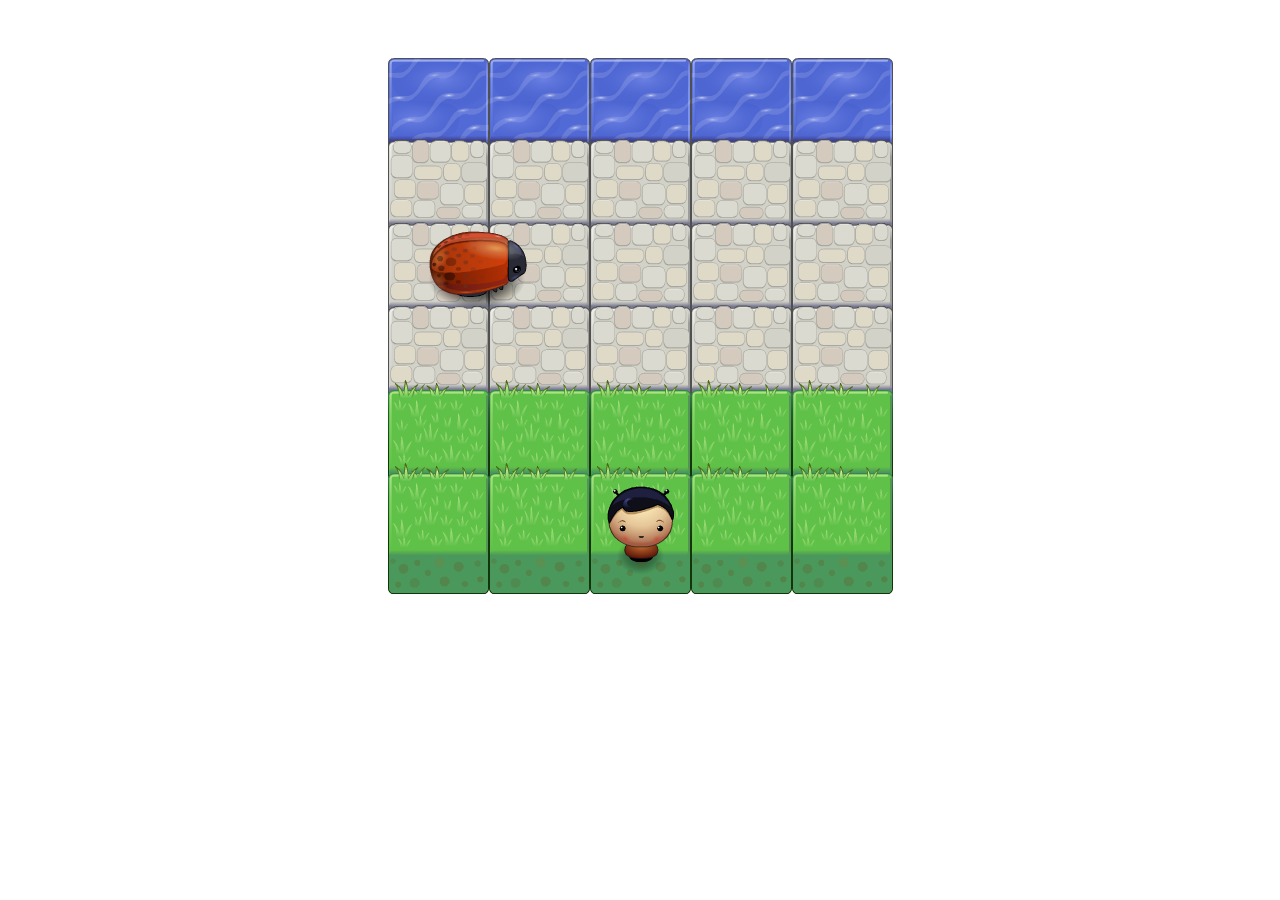
<file: ArcadeGame/index.html>
<!DOCTYPE html>
<html>
<head>
    <meta charset="UTF-8">
    <title>Effective JavaScript: Frogger</title>
    <link rel="stylesheet" href="css/style.css">
</head>
<body>
    <script src="js/resources.js"></script>
    <script src="js/app.js"></script>
    <script src="js/engine.js"></script>
</body>
</html>
</file>
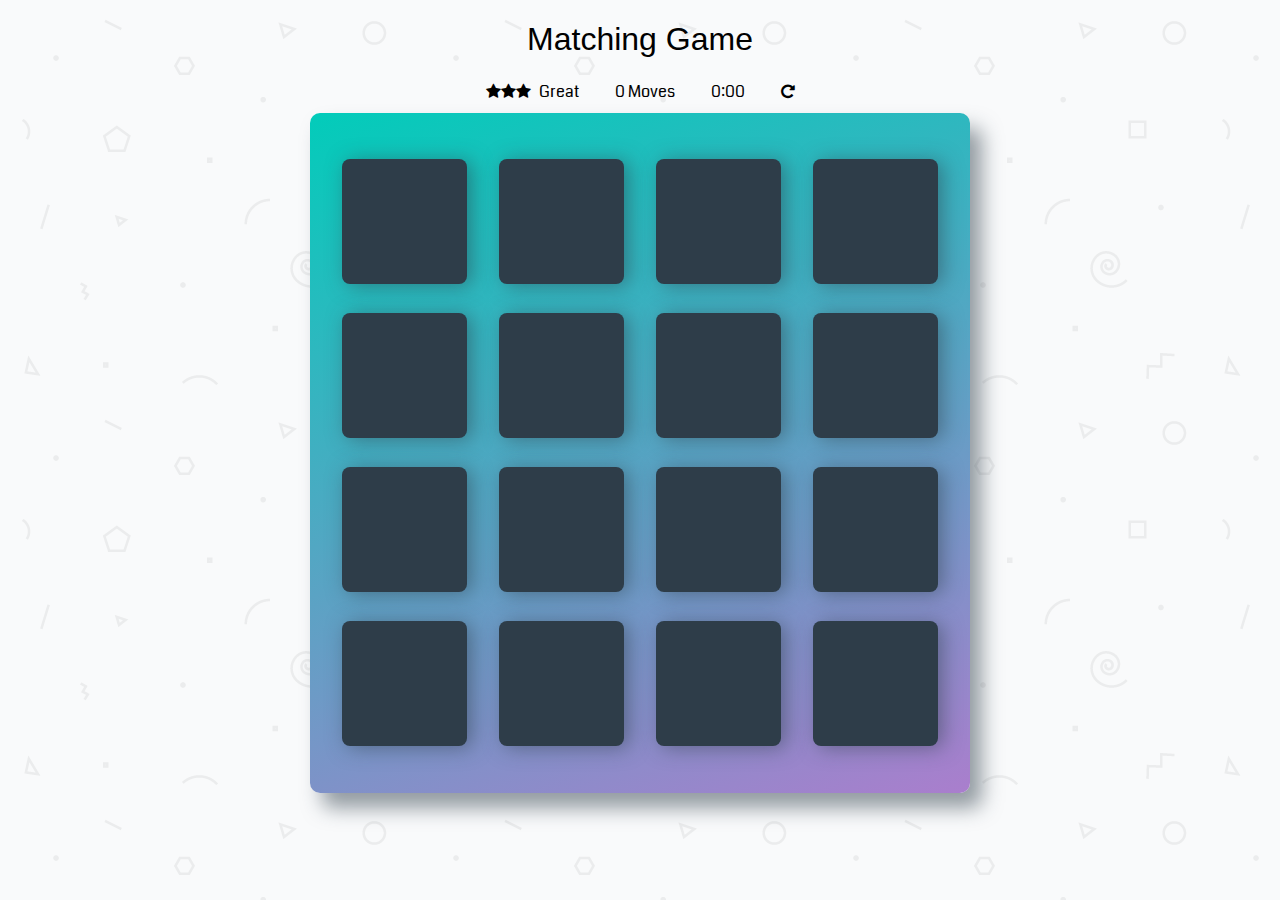
<file: MemoryGame/index.html>
<!doctype html>
<html lang="en">
<head>
    <meta charset="utf-8">
    <title>Matching Game</title>
    <meta name="description" content="">
    <link rel="stylesheet prefetch" href="https://maxcdn.bootstrapcdn.com/font-awesome/4.6.1/css/font-awesome.min.css">
    <link rel="stylesheet prefetch" href="https://fonts.googleapis.com/css?family=Coda">
    <meta name="viewport" content="initial-scale=1.0">
    <link rel="stylesheet" href="css/app.css">
    <link rel="stylesheet" href="css/responsive.css">
</head>
<body>

    <div class="container">
        <header>
            <h1>Matching Game</h1>
        </header>

        <section class="score-panel">
        	<div class="ratingContainer">
	        	<ul class="stars">
	        		<li><i class="fa fa-star"></i></li>
	        		<li><i class="fa fa-star"></i></li>
	        		<li><i class="fa fa-star"></i></li>
	        	</ul>
        		<span class="rating"></span>
        	</div>
			<div class="movesContainer">
        		<span class="moves">0</span> Moves
        	</div>
        	<span class="timer">0:00</span>
            <div class="restart">
        		<i class="fa fa-repeat"></i>
        	</div>
        </section>

        <ul class="deck"></ul>
    </div>

    <div class="modal__background hide">
    	<div class="modal__body">
    		<div class="modal__heading">
    			<h1 class="modal__title">Stats</h1>
    	    </div>
    		<div class="modal__stats">
    			<span class="modal__time">Time = </span>
    			<span class="modal__rating">Rating = </span>
    			<span class="modal__moves">Moves = </span>
    		</div>
    		<div class="modal__buttons">
	    		<button class="modal__button modal__cancel">Cancel</button>
	    		<button class="modal__button modal__replay">Replay</button>
	    	</div>
    	</div>
    	
    </div>

    <script src="js/app.js"></script>
</body>
</html>
</file>
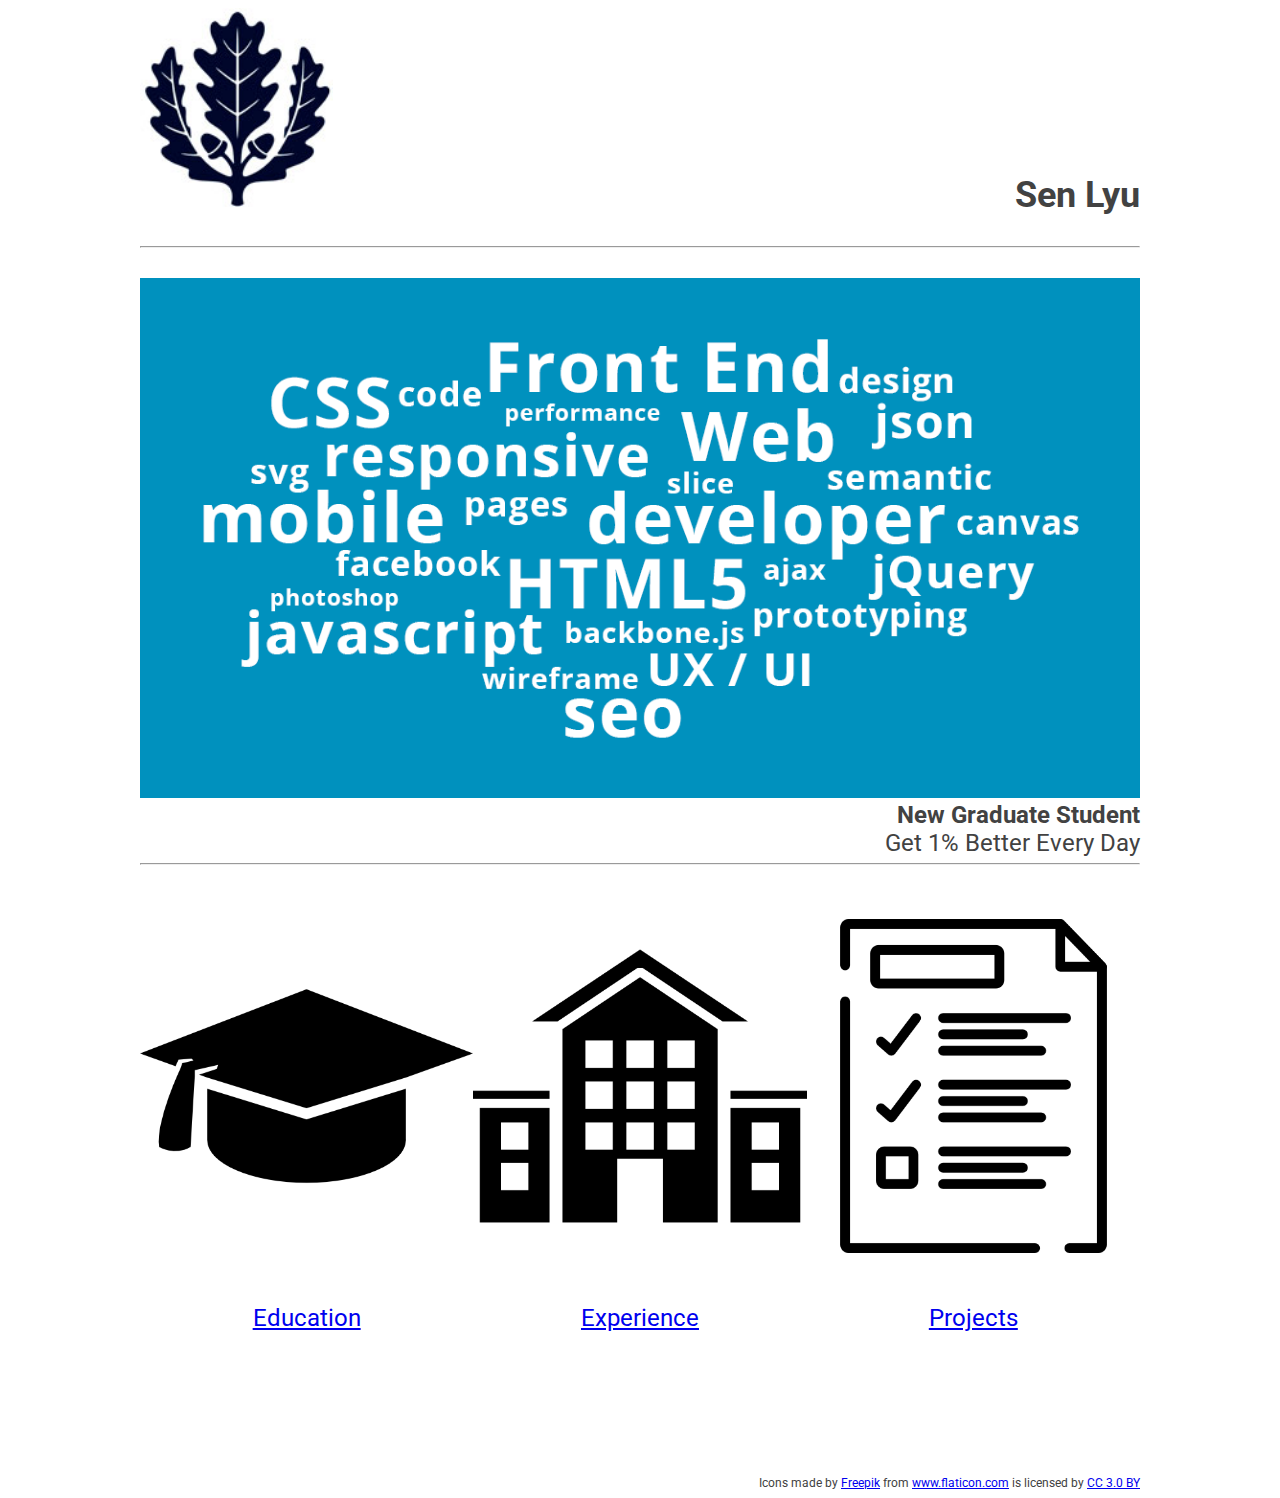
<file: PortfolioSite/index.html>
<!DOCTYPE html>
<html lang="en">

<head>
	<meta charset="UTF-8">
	<meta name="viewport" content="width=device.width, initial-scale=1.0">
	<title>Personal Portfolio</title>
	<link href="https://fonts.googleapis.com/css?family=Roboto:300,400,500" rel="stylesheet">
	<link rel="stylesheet" href="css/main.css">
	<link rel="stylesheet" href="css/responsive.css">
</head>

<body>
	<header class="header">
		<div class="header__container">
			<img class="header__logo" src="image/logo.jpg" alt="header logo">
			<h1 class="header__title">
				Sen Lyu
			</h1>
		</div>
		<div class="hr">
			<hr>
		</div>
	</header>
	<main>
		<div class="content">
			<div class="summary">
				<img class="content__image" src="image/background.png" alt="background">
				<article class="description">
					<h2>New Graduate Student</h2>
					<p>Get 1% Better Every Day</p>					
				</article>
			</div>
		</div>
		<div class="hr">
			<hr>
		</div>
		<div class="fields">
			<div class="flex__container">
				<div class="fields__item">
					<img class="fields__image" src="image/education.png" alt="education">
					<div class="links">
						<a href="#">Education</a>
					</div>
				</div>
				<div class="fields__item">
					<img class="fields__image" src="image/experience.png" alt="experience">
					<div class="links">
						<a href="#">Experience</a>
					</div>
				</div>				
				<div class="fields__item">
					<img class="fields__image" src="image/projects.png" alt="projects">
					<div class="links">
						<a href="#">Projects</a>
					</div>
				</div>
			</div>
		</div>
	</main>

	<footer>
		<p class="author">Icons made by <a href="http://www.freepik.com" title="Freepik">Freepik</a> from <a href="https://www.flaticon.com/" title="Flaticon">www.flaticon.com</a> is licensed by <a href="http://creativecommons.org/licenses/by/3.0/" title="Creative Commons BY 3.0" target="_blank">CC 3.0 BY</a></p>
	</footer>
</body>

</html>
</file>
<file: ArcadeGame/css/style.css>
body {
    text-align: center;
}
</file>
<file: MemoryGame/css/app.css>
html {
    box-sizing: border-box;
}

*,
*::before,
*::after {
    box-sizing: inherit;
}

html,
body {
    width: 100%;
    height: 100%;
    margin: 0;
    padding: 0;
}

body {
    background: #ffffff url('../img/geometry2.png'); /* Background pattern from Subtle Patterns */
    font-family: 'Coda', cursive;
}

.container {
    display: flex;
    justify-content: center;
    align-items: center;
    flex-direction: column;
}

h1 {
    font-family: 'Open Sans', sans-serif;
    font-weight: 300;
}

/*
 * Styles for the deck of cards
 */

.deck {
    width: 660px;
    min-height: 680px;
    background: linear-gradient(160deg, #02ccba 0%, #aa7ecd 100%);
    padding: 32px;
    border-radius: 10px;
    box-shadow: 12px 15px 20px 0 rgba(46, 61, 73, 0.5);
    display: flex;
    flex-wrap: wrap;
    justify-content: space-between;
    align-items: center;
    margin: 0 0 3em;
}

.deck .card {
    height: 125px;
    width: 125px;
    background: #2e3d49;
    font-size: 0;
    color: #ffffff;
    border-radius: 8px;
    cursor: pointer;
    display: flex;
    justify-content: center;
    align-items: center;
    box-shadow: 5px 2px 20px 0 rgba(46, 61, 73, 0.5);
}

.deck .card.open {
    transform: rotateY(0);
    background: #02b3e4;
    cursor: default;
}

.deck .card.show {
    font-size: 33px;
}

.deck .card.match {
    cursor: default;
    background: #02ccba;
    font-size: 33px;
}

/*
 * Styles for the Score Panel
 */

.score-panel {
    text-align: left;
    width: 345px;
    margin-bottom: 10px;
}

.score-panel .stars {
    margin: 0;
    padding: 0;
    display: inline-block;
    margin: 0 5px 0 0;
}

.score-panel .stars li {
    list-style: none;
    display: inline-block;
}

.score-panel .restart {
    float: right;
    cursor: pointer;
}

.modal__background {
    position: absolute;
    top: 0;
    left: 0;
    height: 100%;
    width: 100%;
    background: rgba(0,0,0,0.438);
}

.modal__body {
    position: relative;
    width: 400px;
    top: 50%;
    left: 50%;
    background: #ffffff;
    transform: translate(-50%, -80%);
}

.modal__heading {
    height: 5rem;
    display: flex;
    justify-content: space-between;
    align-items: center;
    padding: 0 1.5rem;
    border-bottom: 1px solid gray;
}

.modal__title {
    width: 100px;
    text-align: center;
    margin: auto;
}

.modal__stats {
    display: flex;
    flex-direction: column;
    align-items: center;
    padding: 1rem;
    border-bottom: 1px solid gray;
}

.modal__buttons {
    display: flex;
    justify-content: space-around;
    padding: 1rem;
}

.modal__button {
    width: 60px;
    height: 30px;
}

.hide {
    display: none;
}

.score-panel {
    display: flex;
    flex-direction: row;
    justify-content: space-around;
}
</file>
<file: MemoryGame/css/responsive.css>
@media screen and (max-width: 680px) {

	h1 {
	    font-family: 'Open Sans', sans-serif;
	    font-weight: 300;
	    font-size: 3rem;
	}

	.deck {
	    width: 450px;
	    min-height: 450px;
	}

	.deck .card {
	    height: 80px;
	    width: 80px;
	}


}

@media screen and (max-width: 450px) {

	h1 {
	    font-family: 'Open Sans', sans-serif;
	    font-weight: 300;
	    font-size: 2rem;
	}

	.deck {
	    width: 300px;
	    min-height: 450px;
	}

	.deck .card {
	    height: 50px;
	    width: 50px;
	}


}
</file>
<file: PortfolioSite/css/main.css>
/*html*/

body {
  font-family: Roboto;
  font-size: 12px;
  color: #424242;
}

/*header*/

.header__container {
	display: flex;
	flex-direction: column;
}

.header__logo {
	width: 50%;
}

.header__title {
	font-size: 3em;
}

/*main*/

.content__image {
	padding-top: 2em;
	width: 100%;
}

.description > * {
	padding: 0;
	margin: 0;
	text-align: right;
}

.flex__container {
	display: flex;
	flex-direction: column;
}

.fields__image {
	width: 100%;	
}

.links {
	font-size: 2em;
	width: 100%;
	text-align: center;
	margin-top: 2em;
	margin-bottom: 4em;
}
</file>
<file: PortfolioSite/css/responsive.css>
@media screen and (min-width: 400px) and (max-width: 700px) {

	.header__container {
		display: flex;
		flex-direction: row;
		align-items: baseline;
		justify-content: space-between;
	}

	.header__logo {
		height: 199px;
		width: auto;
	}

	.header__title {
		vertical-align: baseline;
	}

	.description > * {
		font-size: 2em;
	}

	footer > p {
		text-align: right;
	}

}

@media screen and (min-width: 700px) and (max-width: 1000px) {

	.header__container {
		display: flex;
		flex-direction: row;
		align-items: baseline;
		justify-content: space-between;
	}

	.header__logo {
		height: 199px;
		width: auto;
	}

	.header__title {
		vertical-align: baseline;
	}

	.description > * {
		font-size: 2em;
	}

	.fields {
		padding: 4em;
	}

	.flex__container {
		flex-direction: row;
	}

	footer > p {
		text-align: right;
	}

}

@media screen and (min-width: 1000px) {

	.header__container {
		display: flex;
		flex-direction: row;
		align-items: baseline;
		justify-content: space-between;
		width: 1000px;
		margin: auto;
	}

	.header__logo {
		height: 199px;
		width: auto;
	}

	.header__title {
		vertical-align: baseline;
	}

	.content {
		width: 1000px;
		margin: auto;
	}

	.description > * {
		font-size: 2em;
	}

	.fields {
		padding: 4em;
		width: 1000px;
		margin: auto;
	}

	.flex__container {
		flex-direction: row;
	}

	.hr {
		width: 1000px;
		margin: auto;
	}

	footer > p {
		text-align: right;
		width: 1000px;
		margin: auto;
	}

}
</file>
